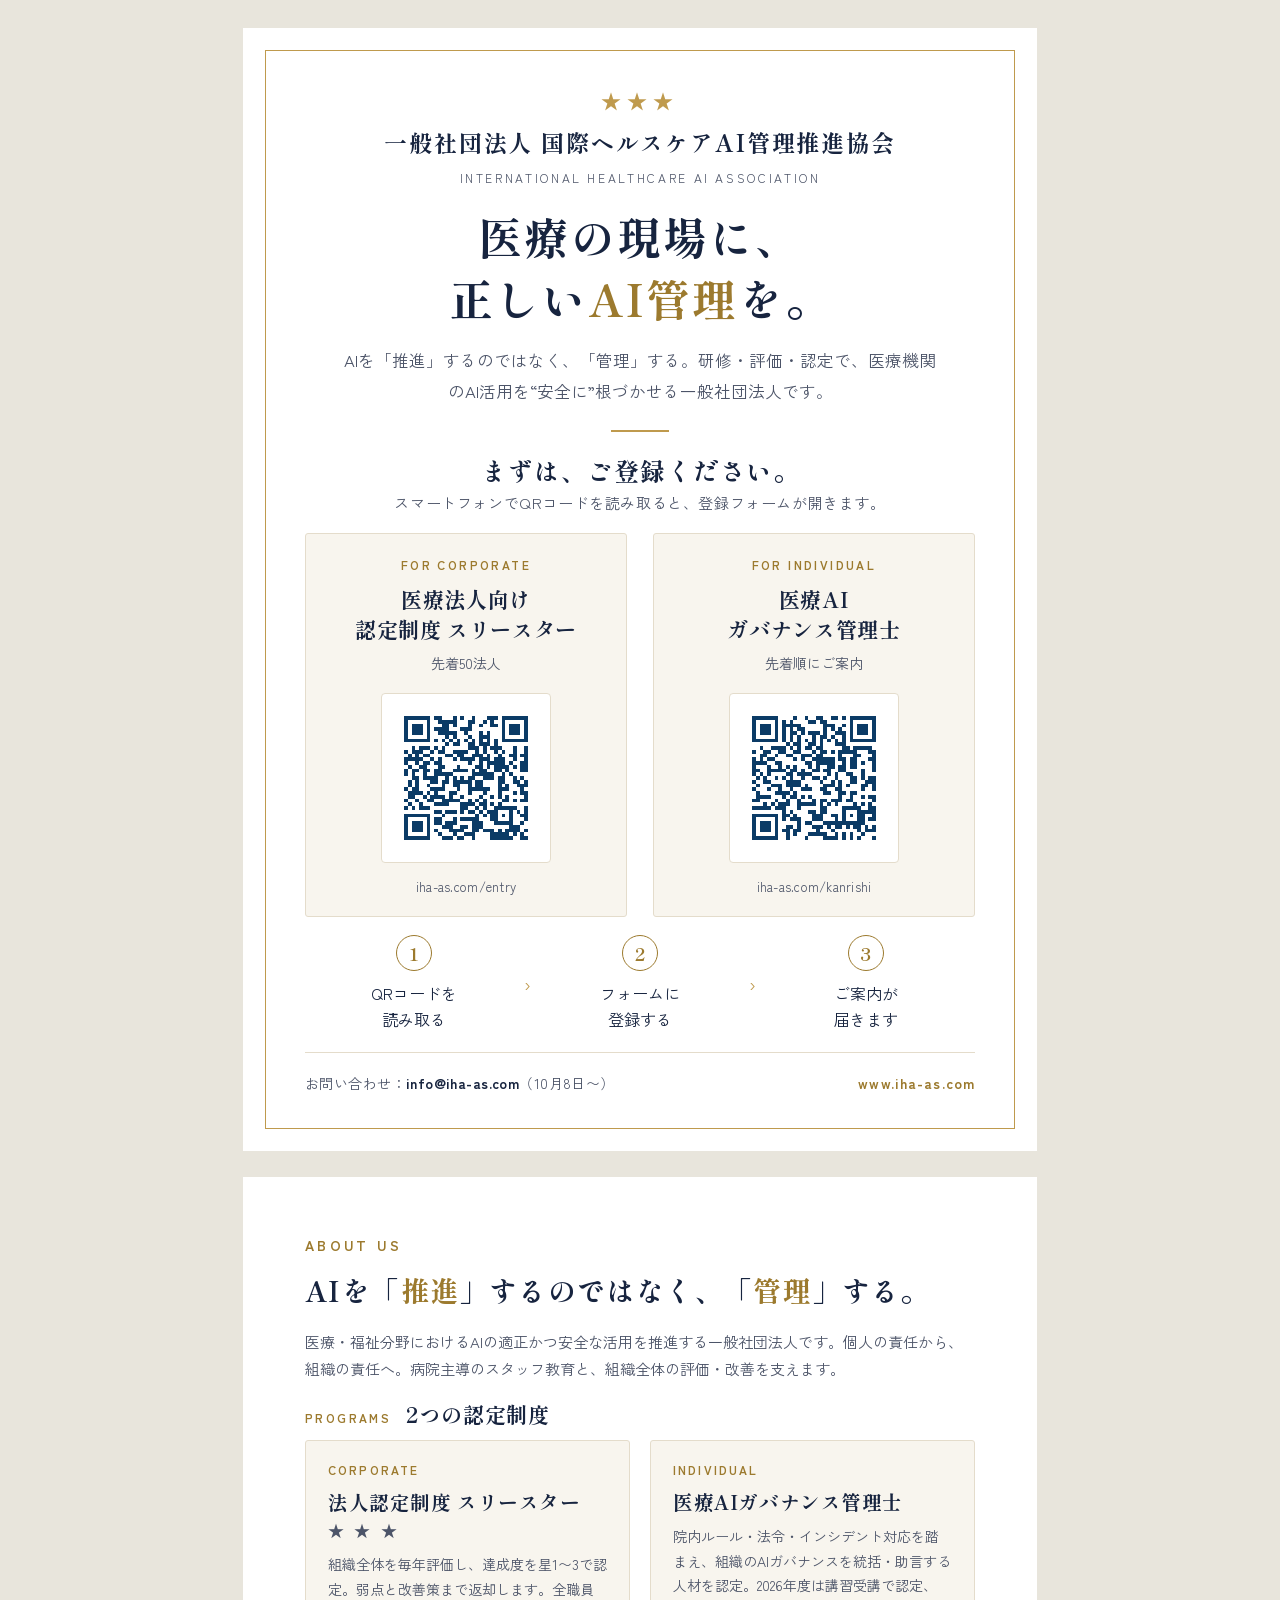
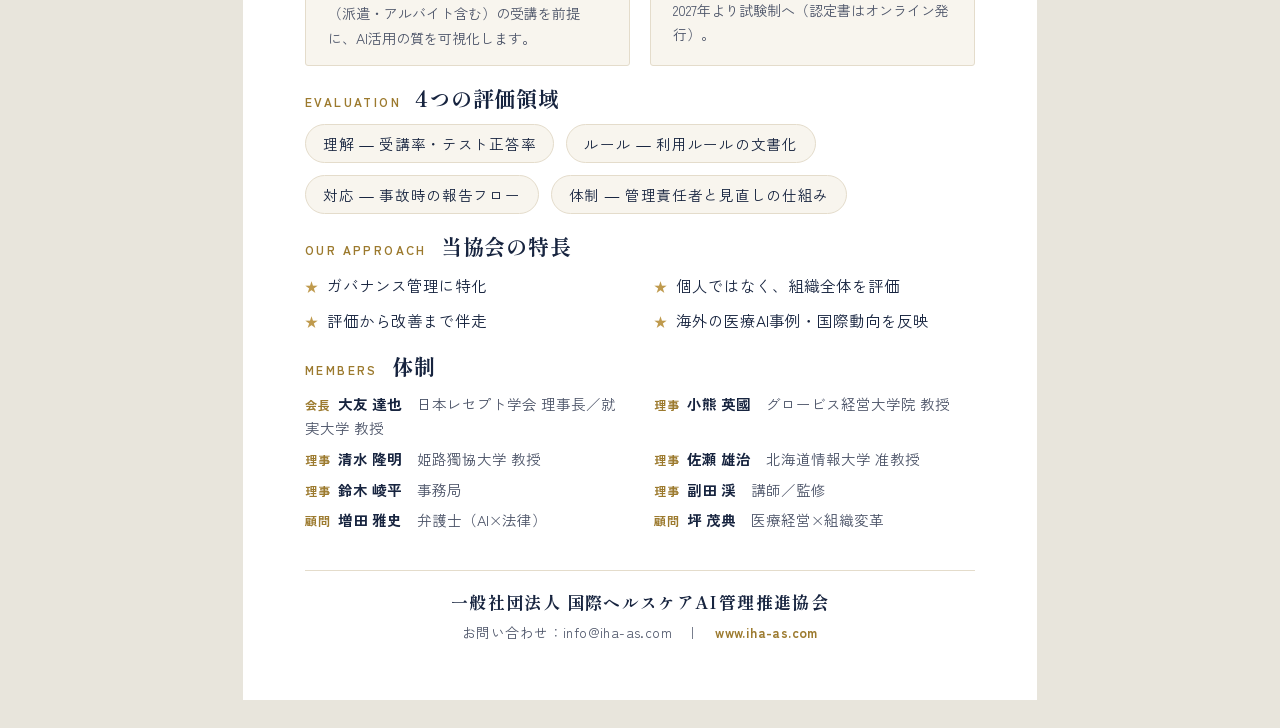
<file: iha_flyer.html>
<!doctype html>
<html lang="ja">
<head>
<meta charset="utf-8">
<meta name="viewport" content="width=device-width, initial-scale=1">
<title>協会配布フライヤー</title>
<link rel="preconnect" href="https://fonts.googleapis.com">
<link rel="preconnect" href="https://fonts.gstatic.com" crossorigin>
<link rel="stylesheet" href="https://fonts.googleapis.com/css2?family=Shippori+Mincho+B1:wght@600;700&family=Zen+Kaku+Gothic+New:wght@400;500;700&display=swap">
<style>
  /* A4配布資料（表・裏）｜白基調・印刷向け。アクセントに協会のネイビー×ゴールド、見出しは明朝 */
  :root{
    --paper:#FFFFFF; --mat:#E8E5DC;
    --ink:#17243F;        /* 見出し・本文（濃紺） */
    --ink-soft:#4C5468;   /* 補足文 */
    --gold:#9C7A2E;       /* ラベル・小アクセント（白地で可読） */
    --gold-bright:#BF9A4D;/* 星・罫線・枠（装飾） */
    --line:#E4DCCB;       /* 罫線・枠（淡い） */
    --card:#F8F5EE;       /* カード地 */
    --font-mincho:"Shippori Mincho B1","Hiragino Mincho ProN","Yu Mincho",serif;
    --font-gothic:"Zen Kaku Gothic New","Hiragino Kaku Gothic ProN","Hiragino Sans","Yu Gothic","Meiryo",sans-serif;
    color-scheme:light;
  }
  *{box-sizing:border-box}
  body{margin:0;background:var(--mat);color:var(--ink);font-family:var(--font-gothic);
    padding-block:28px;padding-left:16px;padding-right:16px;
    display:flex;flex-direction:column;align-items:center;gap:26px;}

  .sheetwrap{width:100%;max-width:794px;}
  .scaler{position:relative;width:100%;}
  .scaler::before{content:"";display:block;padding-top:141.43%;} /* A4 297/210 */
  .page{position:absolute;top:0;left:0;width:794px;height:1123px;transform-origin:top left;
    background:var(--paper);overflow:hidden;}
  .page-inner{position:absolute;inset:0;box-sizing:border-box;padding:58px 62px;
    display:flex;flex-direction:column;}

  /* 印刷・PDF保存：1シート＝A4 1ページ。画面用の縮小と下地は外す */
  @page{size:A4;margin:0;}
  @media print{
    html,body{background:var(--paper);}
    body{display:block;padding:0;-webkit-print-color-adjust:exact;print-color-adjust:exact;}
    .sheetwrap{max-width:none;width:210mm;height:297mm;overflow:hidden;break-after:page;}
    .sheetwrap:last-of-type{break-after:auto;}
    .scaler::before{display:none;}
    .page{position:relative;transform:none !important;}
  }

  .frame{position:absolute;inset:22px;border:1px solid var(--gold-bright);pointer-events:none;}

  .eyebrow{margin:0;font-size:14px;font-weight:700;letter-spacing:.24em;color:var(--gold);}
  .stars{margin:0;font-size:20px;letter-spacing:.3em;color:var(--gold-bright);}

  /* ===== 表面 ===== */
  .f-head{text-align:center;display:flex;flex-direction:column;align-items:center;gap:10px;}
  .f-org{margin:0;font-family:var(--font-mincho);font-size:23px;font-weight:700;letter-spacing:.08em;color:var(--ink);}
  .f-orgen{margin:0;font-size:12px;letter-spacing:.22em;color:var(--ink-soft);}

  .f-hero{margin:20px 0 0;text-align:center;}
  .f-title{margin:0;font-family:var(--font-mincho);font-size:44px;font-weight:700;line-height:1.4;
    letter-spacing:.05em;color:var(--ink);}
  .f-title .em{color:var(--gold);}
  .f-sub{margin:16px auto 0;max-width:600px;font-size:16.5px;line-height:1.85;color:var(--ink-soft);}

  .f-rule{width:58px;height:2px;background:var(--gold-bright);margin:24px auto 0;}

  .f-cta-label{margin:20px 0 4px;text-align:center;font-family:var(--font-mincho);font-size:25px;font-weight:700;
    letter-spacing:.06em;color:var(--ink);}
  .f-cta-note{margin:0;text-align:center;font-size:15px;letter-spacing:.04em;color:var(--ink-soft);}

  .qr-row{display:grid;grid-template-columns:1fr 1fr;gap:26px;margin-top:20px;}
  .qr-card{border:1px solid var(--line);background:var(--card);border-radius:3px;
    padding:22px 22px 20px;display:flex;flex-direction:column;align-items:center;text-align:center;gap:12px;}
  .qr-tag{margin:0;font-size:12px;font-weight:700;letter-spacing:.2em;color:var(--gold);}
  .qr-name{margin:0;font-family:var(--font-mincho);font-size:21px;font-weight:700;letter-spacing:.03em;color:var(--ink);line-height:1.4;}
  .qr-limit{margin:-3px 0 0;font-size:14px;color:var(--ink-soft);}
  .qr-box{width:170px;height:170px;margin:8px 0 2px;background:#fff;border:1px solid var(--line);border-radius:4px;
    display:flex;align-items:center;justify-content:center;}
  .qr-box svg{display:block;width:154px;height:154px;}
  .qr-url{margin:0;font-size:13px;letter-spacing:.02em;color:var(--ink-soft);word-break:break-all;}

  .f-steps{display:flex;align-items:stretch;justify-content:center;gap:0;margin-top:18px;}
  .f-step{flex:1;text-align:center;padding:0 10px;}
  .f-step .n{display:inline-flex;width:36px;height:36px;border-radius:50%;border:1.5px solid var(--gold);
    color:var(--gold);align-items:center;justify-content:center;font-size:18px;font-family:var(--font-mincho);font-weight:700;}
  .f-step p{margin:10px 0 0;font-size:16px;line-height:1.6;color:var(--ink);}
  .f-stepdiv{align-self:center;color:var(--gold-bright);font-size:18px;}

  .f-foot{margin-top:auto;padding-top:20px;border-top:1px solid var(--line);
    display:flex;justify-content:space-between;align-items:center;font-size:14px;color:var(--ink-soft);letter-spacing:.03em;}
  .f-foot b{color:var(--ink);font-weight:700;}
  .f-foot .site{color:var(--gold);font-weight:700;letter-spacing:.08em;}

  /* ===== 裏面 ===== */
  .b-head{display:flex;flex-direction:column;gap:7px;}
  .b-title{margin:8px 0 0;font-family:var(--font-mincho);font-size:28px;font-weight:700;line-height:1.45;
    letter-spacing:.05em;color:var(--ink);}
  .b-title .em{color:var(--gold);}
  .b-lead{margin:10px 0 0;font-size:15px;line-height:1.82;color:var(--ink-soft);}

  .b-sec{margin-top:17px;}
  .b-sec-h{display:flex;align-items:baseline;gap:14px;margin:0 0 11px;}
  .b-sec-h .en{font-size:12px;font-weight:700;letter-spacing:.2em;color:var(--gold);}
  .b-sec-h .ja{font-family:var(--font-mincho);font-size:21px;font-weight:700;letter-spacing:.04em;color:var(--ink);}

  .b-two{display:grid;grid-template-columns:1fr 1fr;gap:20px;}
  .b-card{border:1px solid var(--line);background:var(--card);border-radius:3px;padding:15px 22px;}
  .b-card h4{margin:0;font-family:var(--font-mincho);font-size:19.5px;font-weight:700;letter-spacing:.03em;color:var(--ink);}
  .b-card .tag{display:inline-block;margin:0 0 9px;font-size:12px;font-weight:700;letter-spacing:.18em;color:var(--gold);}
  .b-card p{margin:8px 0 0;font-size:14px;line-height:1.75;color:var(--ink-soft);}
  .b-card .stars{font-size:16px;letter-spacing:.2em;margin:0 0 3px;}

  .b-areas{display:flex;gap:12px;margin-top:5px;flex-wrap:wrap;}
  .b-tag{border:1px solid var(--line);background:var(--card);border-radius:999px;padding:8px 17px;font-size:14.5px;color:var(--ink);letter-spacing:.05em;}

  .b-diff{display:grid;grid-template-columns:1fr 1fr;gap:9px 28px;margin:0;padding:0;list-style:none;}
  .b-diff li{position:relative;padding-left:22px;font-size:15.5px;line-height:1.7;color:var(--ink);}
  .b-diff li::before{content:"★";position:absolute;left:0;color:var(--gold-bright);font-size:13px;top:4px;}

  .b-people{display:grid;grid-template-columns:1fr 1fr;gap:6px 28px;margin:0;padding:0;list-style:none;}
  .b-people li{font-size:14.5px;line-height:1.7;color:var(--ink-soft);}
  .b-people b{color:var(--ink);font-weight:700;}
  .b-people .role{color:var(--gold);font-size:12px;font-weight:700;letter-spacing:.1em;margin-right:7px;}

  .b-foot{margin-top:auto;padding-top:18px;border-top:1px solid var(--line);text-align:center;}
  .b-foot .org{margin:0;font-family:var(--font-mincho);font-size:17px;font-weight:700;letter-spacing:.08em;color:var(--ink);}
  .b-foot .meta{margin:8px 0 0;font-size:13.5px;color:var(--ink-soft);letter-spacing:.03em;}
  .b-foot .site{color:var(--gold);font-weight:700;}

  .hint{font-size:13px;color:var(--ink-soft);text-align:center;max-width:794px;line-height:1.7;}
  .hint b{color:var(--gold);font-weight:700;}
</style>
</head>
<body>
<!-- 表面 -->
<div class="sheetwrap">
  <div class="scaler">
    <div class="page">
      <div class="frame" aria-hidden="true"></div>
      <div class="page-inner">
        <div class="f-head">
          <p class="stars">★★★</p>
          <p class="f-org">一般社団法人 国際ヘルスケアAI管理推進協会</p>
          <p class="f-orgen">INTERNATIONAL HEALTHCARE AI ASSOCIATION</p>
        </div>

        <div class="f-hero">
          <h1 class="f-title">医療の現場に、<br>正しい<span class="em">AI管理</span>を。</h1>
          <p class="f-sub">AIを「推進」するのではなく、「管理」する。研修・評価・認定で、医療機関のAI活用を“安全に”根づかせる一般社団法人です。</p>
        </div>

        <div class="f-rule" aria-hidden="true"></div>

        <p class="f-cta-label">まずは、ご登録ください。</p>
        <p class="f-cta-note">スマートフォンでQRコードを読み取ると、登録フォームが開きます。</p>

        <div class="qr-row">
          <div class="qr-card">
            <p class="qr-tag">FOR CORPORATE</p>
            <p class="qr-name">医療法人向け<br>認定制度 スリースター</p>
            <p class="qr-limit">先着50法人</p>
            <div class="qr-box"><svg role="img" aria-label="医療法人向け認定制度のQRコード" xmlns="http://www.w3.org/2000/svg" viewBox="0 0 41 41" shape-rendering="crispEdges"><path fill="#FFFFFF" d="M0 0h41v41H0z"/><path stroke="#0B3B66" d="M4 4.5h7m1 0h2m3 0h1m1 0h1m2 0h1m3 0h3m1 0h7M4 5.5h1m5 0h1m2 0h5m3 0h2m2 0h1m1 0h1m2 0h1m5 0h1M4 6.5h1m1 0h3m1 0h1m3 0h2m1 0h1m3 0h1m2 0h1m2 0h2m1 0h1m1 0h3m1 0h1M4 7.5h1m1 0h3m1 0h1m1 0h4m3 0h3m8 0h1m1 0h3m1 0h1M4 8.5h1m1 0h3m1 0h1m2 0h5m2 0h1m3 0h1m1 0h1m3 0h1m1 0h3m1 0h1M4 9.5h1m5 0h1m4 0h1m1 0h1m3 0h1m2 0h3m3 0h1m5 0h1M4 10.5h7m1 0h1m1 0h1m1 0h1m1 0h1m1 0h1m1 0h1m1 0h1m1 0h1m1 0h1m1 0h7M15 11.5h1m1 0h2m2 0h2m1 0h3m1 0h1M6 12.5h1m1 0h3m1 0h1m1 0h1m6 0h3m1 0h1m1 0h3m3 0h1m2 0h1M4 13.5h1m1 0h3m2 0h1m1 0h2m2 0h4m2 0h1m1 0h1m2 0h1m1 0h1m2 0h1m2 0h1M5 14.5h1m1 0h1m1 0h2m4 0h2m1 0h2m2 0h3m1 0h1m2 0h1m2 0h2m1 0h2M4 15.5h5m2 0h1m1 0h1m3 0h1m1 0h4m1 0h3m1 0h3m2 0h1m2 0h1M4 16.5h1m2 0h1m1 0h2m1 0h2m7 0h1m2 0h1m1 0h5m1 0h1m2 0h2M5 17.5h1m2 0h2m3 0h2m3 0h1m4 0h2m1 0h1m1 0h4m1 0h1m1 0h2M4 18.5h1m1 0h2m1 0h2m1 0h2m3 0h4m1 0h1m1 0h2m2 0h2m1 0h1m3 0h2M4 19.5h1m1 0h1m2 0h1m2 0h5m5 0h6m2 0h1m1 0h1M6 20.5h2m1 0h4m2 0h1m1 0h1m1 0h1m1 0h2m2 0h3m1 0h2m2 0h1m1 0h1M5 21.5h1m1 0h1m3 0h2m1 0h2m1 0h5m1 0h2m4 0h2m2 0h2m1 0h1M5 22.5h1m1 0h1m2 0h1m3 0h1m2 0h2m2 0h1m1 0h2m4 0h1m1 0h1m2 0h3M4 23.5h1m1 0h2m3 0h4m3 0h1m2 0h6m2 0h3m3 0h1M5 24.5h4m1 0h1m1 0h1m3 0h2m3 0h1m3 0h1m3 0h1m3 0h1m1 0h2M5 25.5h2m2 0h1m1 0h4m1 0h1m2 0h1m4 0h1m2 0h1m1 0h1m1 0h1m4 0h1M4 26.5h1m2 0h1m2 0h2m2 0h5m2 0h1m1 0h1m1 0h1m4 0h2m1 0h1m1 0h2M5 27.5h1m2 0h1m3 0h4m3 0h4m1 0h2m1 0h1m1 0h1M4 28.5h1m1 0h1m1 0h3m8 0h2m2 0h1m1 0h1m2 0h6m2 0h1M12 29.5h2m1 0h3m1 0h1m1 0h2m1 0h1m1 0h3m3 0h1m1 0h1m1 0h1M4 30.5h7m3 0h1m8 0h1m1 0h1m1 0h2m1 0h1m1 0h1m2 0h2M4 31.5h1m5 0h1m1 0h2m3 0h1m1 0h5m3 0h2m3 0h1m3 0h1M4 32.5h1m1 0h3m1 0h1m1 0h2m1 0h3m4 0h3m3 0h5m2 0h1M4 33.5h1m1 0h3m1 0h1m3 0h3m2 0h2m1 0h3m7 0h3M4 34.5h1m1 0h3m1 0h1m1 0h1m3 0h4m2 0h2m1 0h3m1 0h1m1 0h4m1 0h1M4 35.5h1m5 0h1m2 0h1m3 0h1m2 0h3m4 0h5m1 0h1m1 0h1M4 36.5h7m3 0h3m1 0h2m2 0h1m4 0h6m2 0h2"/></svg></div>
            <p class="qr-url">iha-as.com/entry</p>
          </div>
          <div class="qr-card">
            <p class="qr-tag">FOR INDIVIDUAL</p>
            <p class="qr-name">医療AI<br>ガバナンス管理士</p>
            <p class="qr-limit">先着順にご案内</p>
            <div class="qr-box"><svg role="img" aria-label="医療AIガバナンス管理士のQRコード" xmlns="http://www.w3.org/2000/svg" viewBox="0 0 41 41" shape-rendering="crispEdges"><path fill="#FFFFFF" d="M0 0h41v41H0z"/><path stroke="#0B3B66" d="M4 4.5h7m4 0h1m2 0h1m2 0h2m2 0h2m1 0h1m1 0h7M4 5.5h1m5 0h1m1 0h1m1 0h1m4 0h2m1 0h2m6 0h1m5 0h1M4 6.5h1m1 0h3m1 0h1m1 0h5m6 0h3m2 0h1m1 0h1m1 0h3m1 0h1M4 7.5h1m1 0h3m1 0h1m1 0h1m1 0h1m1 0h2m5 0h1m1 0h1m1 0h1m2 0h1m1 0h3m1 0h1M4 8.5h1m1 0h3m1 0h1m1 0h1m1 0h2m1 0h1m1 0h3m1 0h1m2 0h3m1 0h1m1 0h3m1 0h1M4 9.5h1m5 0h1m1 0h1m1 0h1m1 0h1m3 0h1m1 0h2m1 0h1m2 0h1m1 0h1m5 0h1M4 10.5h7m1 0h1m1 0h1m1 0h1m1 0h1m1 0h1m1 0h1m1 0h1m1 0h1m1 0h1m1 0h7M13 11.5h1m1 0h2m2 0h2m1 0h1m3 0h3M6 12.5h1m2 0h4m1 0h1m1 0h1m1 0h2m1 0h2m5 0h2m1 0h5M4 13.5h1m2 0h2m2 0h2m2 0h2m3 0h1m1 0h2m1 0h1m1 0h5m3 0h2M6 14.5h2m2 0h1m2 0h2m2 0h3m1 0h2m4 0h1m3 0h2m3 0h1M4 15.5h1m1 0h1m1 0h2m5 0h1m1 0h1m2 0h6m1 0h2m1 0h2m3 0h2M4 16.5h4m2 0h2m6 0h2m1 0h5m2 0h1m1 0h2m1 0h1m2 0h1M4 17.5h1m3 0h1m2 0h1m1 0h1m1 0h1m3 0h1m1 0h1m2 0h2m1 0h2m1 0h2m4 0h1M4 18.5h2m2 0h5m1 0h2m1 0h1m2 0h2m1 0h2m2 0h2m4 0h1m2 0h1M4 19.5h1m1 0h1m1 0h1m4 0h2m1 0h4m4 0h1m1 0h1m2 0h2m2 0h1M5 20.5h1m1 0h1m2 0h1m1 0h1m1 0h1m2 0h1m2 0h2m1 0h1m2 0h1m3 0h2m1 0h1m1 0h2M4 21.5h1m2 0h2m4 0h4m5 0h1m2 0h1m1 0h1m2 0h2m2 0h3M5 22.5h1m3 0h3m1 0h4m1 0h1m4 0h3m1 0h1m1 0h1m3 0h2m1 0h1M4 23.5h1m3 0h1m2 0h1m2 0h1m2 0h3m2 0h2m2 0h2m5 0h1m2 0h1M5 24.5h1m4 0h4m1 0h1m7 0h2m2 0h2m1 0h2M5 25.5h4m3 0h1m1 0h2m1 0h1m1 0h1m7 0h1m2 0h1m2 0h1m1 0h2M4 26.5h2m4 0h1m2 0h1m2 0h1m3 0h1m1 0h2m1 0h3m1 0h2m5 0h1M7 27.5h1m1 0h1m1 0h3m2 0h5m1 0h1m1 0h1m1 0h1m4 0h1m1 0h1m1 0h1M4 28.5h5m1 0h3m3 0h1m5 0h2m4 0h5m2 0h2M12 29.5h1m1 0h1m4 0h2m1 0h2m4 0h1m3 0h5M4 30.5h7m1 0h2m1 0h1m4 0h3m2 0h2m1 0h1m1 0h1m1 0h2m2 0h1M4 31.5h1m5 0h1m1 0h1m1 0h3m3 0h3m3 0h1m1 0h1m3 0h2m1 0h2M4 32.5h1m1 0h3m1 0h1m5 0h1m1 0h2m3 0h11M4 33.5h1m1 0h3m1 0h1m2 0h2m1 0h1m3 0h3m1 0h1m1 0h2m1 0h1m1 0h2m1 0h1m1 0h1M4 34.5h1m1 0h3m1 0h1m1 0h2m1 0h2m4 0h1m3 0h1m6 0h1m1 0h3M4 35.5h1m5 0h1m2 0h1m1 0h1m3 0h5m2 0h1m1 0h1m1 0h1m2 0h1M4 36.5h7m2 0h1m4 0h1m4 0h4m1 0h1m1 0h1m1 0h1m3 0h1"/></svg></div>
            <p class="qr-url">iha-as.com/kanrishi</p>
          </div>
        </div>

        <div class="f-steps">
          <div class="f-step"><span class="n">1</span><p>QRコードを<br>読み取る</p></div>
          <div class="f-stepdiv">›</div>
          <div class="f-step"><span class="n">2</span><p>フォームに<br>登録する</p></div>
          <div class="f-stepdiv">›</div>
          <div class="f-step"><span class="n">3</span><p>ご案内が<br>届きます</p></div>
        </div>

        <div class="f-foot">
          <span>お問い合わせ：<b>info@iha-as.com</b>（10月8日〜）</span>
          <span class="site">www.iha-as.com</span>
        </div>
      </div>
    </div>
  </div>
</div>

<!-- 裏面 -->
<div class="sheetwrap">
  <div class="scaler">
    <div class="page">
      <div class="page-inner">
        <div class="b-head">
          <p class="eyebrow">ABOUT US</p>
          <h2 class="b-title">AIを「<span class="em">推進</span>」するのではなく、「<span class="em">管理</span>」する。</h2>
          <p class="b-lead">医療・福祉分野におけるAIの適正かつ安全な活用を推進する一般社団法人です。個人の責任から、組織の責任へ。病院主導のスタッフ教育と、組織全体の評価・改善を支えます。</p>
        </div>

        <div class="b-sec">
          <div class="b-sec-h"><span class="en">PROGRAMS</span><span class="ja">2つの認定制度</span></div>
          <div class="b-two">
            <div class="b-card">
              <span class="tag">CORPORATE</span>
              <h4>法人認定制度 スリースター</h4>
              <p class="stars">★ ★ ★</p>
              <p>組織全体を毎年評価し、達成度を星1〜3で認定。弱点と改善策まで返却します。全職員（派遣・アルバイト含む）の受講を前提に、AI活用の質を可視化します。</p>
            </div>
            <div class="b-card">
              <span class="tag">INDIVIDUAL</span>
              <h4>医療AIガバナンス管理士</h4>
              <p>院内ルール・法令・インシデント対応を踏まえ、組織のAIガバナンスを統括・助言する人材を認定。2026年度は講習受講で認定、2027年より試験制へ（認定書はオンライン発行）。</p>
            </div>
          </div>
        </div>

        <div class="b-sec">
          <div class="b-sec-h"><span class="en">EVALUATION</span><span class="ja">4つの評価領域</span></div>
          <div class="b-areas">
            <span class="b-tag">理解 ― 受講率・テスト正答率</span>
            <span class="b-tag">ルール ― 利用ルールの文書化</span>
            <span class="b-tag">対応 ― 事故時の報告フロー</span>
            <span class="b-tag">体制 ― 管理責任者と見直しの仕組み</span>
          </div>
        </div>

        <div class="b-sec">
          <div class="b-sec-h"><span class="en">OUR APPROACH</span><span class="ja">当協会の特長</span></div>
          <ul class="b-diff">
            <li>ガバナンス管理に特化</li>
            <li>個人ではなく、組織全体を評価</li>
            <li>評価から改善まで伴走</li>
            <li>海外の医療AI事例・国際動向を反映</li>
          </ul>
        </div>

        <div class="b-sec">
          <div class="b-sec-h"><span class="en">MEMBERS</span><span class="ja">体制</span></div>
          <ul class="b-people">
            <li><span class="role">会長</span><b>大友 達也</b>　日本レセプト学会 理事長／就実大学 教授</li>
            <li><span class="role">理事</span><b>小熊 英國</b>　グロービス経営大学院 教授</li>
            <li><span class="role">理事</span><b>清水 隆明</b>　姫路獨協大学 教授</li>
            <li><span class="role">理事</span><b>佐瀬 雄治</b>　北海道情報大学 准教授</li>
            <li><span class="role">理事</span><b>鈴木 崚平</b>　事務局</li>
            <li><span class="role">理事</span><b>副田 渓</b>　講師／監修</li>
            <li><span class="role">顧問</span><b>増田 雅史</b>　弁護士（AI×法律）</li>
            <li><span class="role">顧問</span><b>坪 茂典</b>　医療経営×組織変革</li>
          </ul>
        </div>

        <div class="b-foot">
          <p class="org">一般社団法人 国際ヘルスケアAI管理推進協会</p>
          <p class="meta">お問い合わせ：info@iha-as.com　｜　<span class="site">www.iha-as.com</span></p>
        </div>
      </div>
    </div>
  </div>
</div>

<script>
  function fit(){
    document.querySelectorAll('.sheetwrap').forEach(function(w){
      var page=w.querySelector('.page');
      page.style.transform='scale('+(w.querySelector('.scaler').clientWidth/794)+')';
    });
  }
  window.addEventListener('resize',fit);fit();
  window.addEventListener('load',fit);
</script>
</body>
</html>
</file>
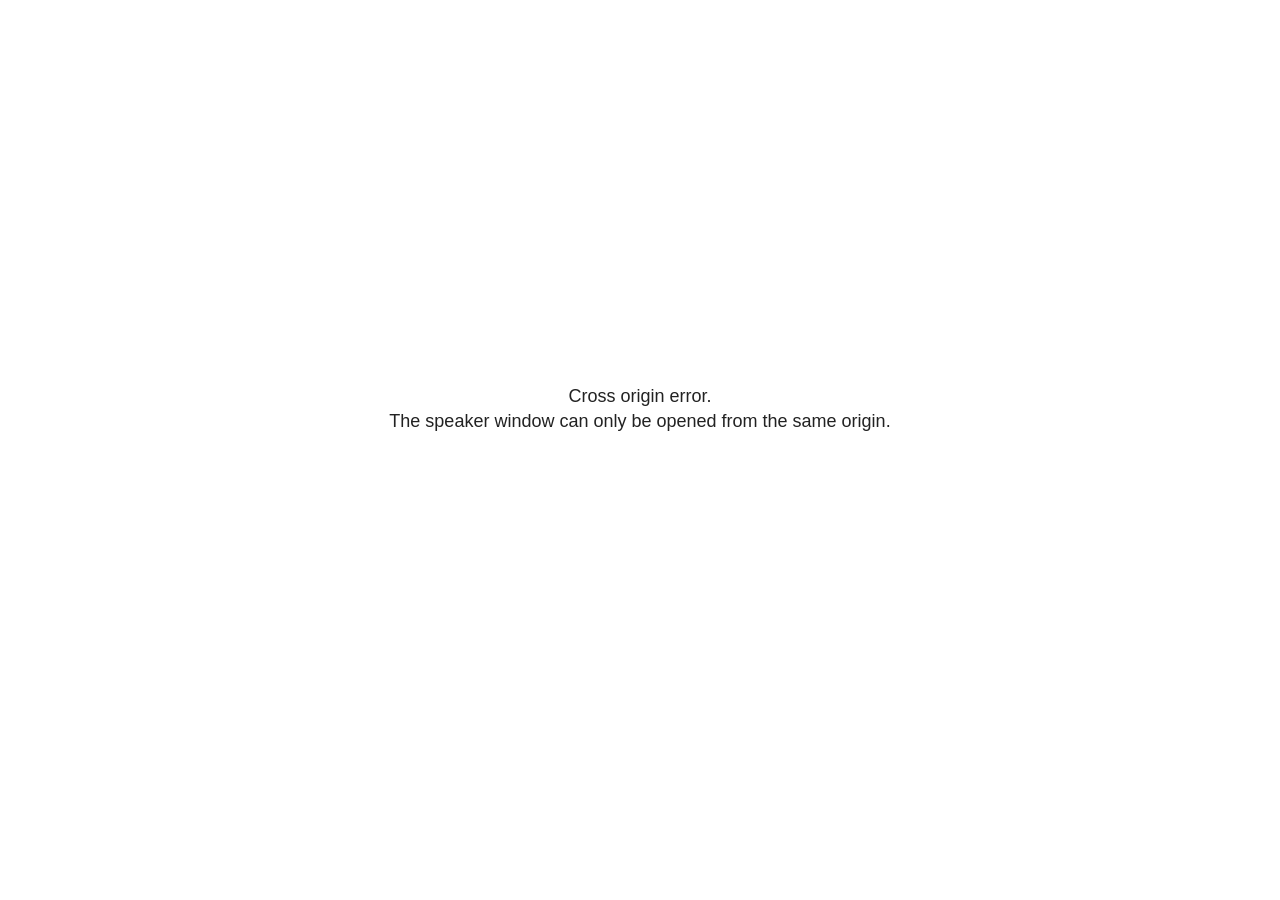
<file: vendor/reveal/plugin/notes/speaker-view.html>
<!--
	NOTE: You need to build the notes plugin after making changes to this file.
-->
<html lang="en">
	<head>
		<meta charset="utf-8">

		<title>reveal.js - Speaker View</title>

		<style>
			body {
				font-family: Helvetica;
				font-size: 18px;
			}

			#current-slide,
			#upcoming-slide,
			#speaker-controls {
				padding: 6px;
				box-sizing: border-box;
				-moz-box-sizing: border-box;
			}

			#current-slide iframe,
			#upcoming-slide iframe {
				width: 100%;
				height: 100%;
				border: 1px solid #ddd;
			}

			#current-slide .label,
			#upcoming-slide .label {
				position: absolute;
				top: 10px;
				left: 10px;
				z-index: 2;
			}

			#connection-status {
				position: absolute;
				top: 0;
				left: 0;
				width: 100%;
				height: 100%;
				z-index: 20;
				padding: 30% 20% 20% 20%;
				font-size: 18px;
				color: #222;
				background: #fff;
				text-align: center;
				box-sizing: border-box;
				line-height: 1.4;
			}

			.overlay-element {
				height: 34px;
				line-height: 34px;
				padding: 0 10px;
				text-shadow: none;
				background: rgba( 220, 220, 220, 0.8 );
				color: #222;
				font-size: 14px;
			}

			.overlay-element.interactive:hover {
				background: rgba( 220, 220, 220, 1 );
			}

			#current-slide {
				position: absolute;
				width: 60%;
				height: 100%;
				top: 0;
				left: 0;
				padding-right: 0;
			}

			#upcoming-slide {
				position: absolute;
				width: 40%;
				height: 40%;
				right: 0;
				top: 0;
			}

			/* Speaker controls */
			#speaker-controls {
				position: absolute;
				top: 40%;
				right: 0;
				width: 40%;
				height: 60%;
				overflow: auto;
				font-size: 18px;
			}

				.speaker-controls-time.hidden,
				.speaker-controls-notes.hidden {
					display: none;
				}

				.speaker-controls-time .label,
				.speaker-controls-pace .label,
				.speaker-controls-notes .label {
					text-transform: uppercase;
					font-weight: normal;
					font-size: 0.66em;
					color: #666;
					margin: 0;
				}

				.speaker-controls-time, .speaker-controls-pace {
					border-bottom: 1px solid rgba( 200, 200, 200, 0.5 );
					margin-bottom: 10px;
					padding: 10px 16px;
					padding-bottom: 20px;
					cursor: pointer;
				}

				.speaker-controls-time .reset-button {
					opacity: 0;
					float: right;
					color: #666;
					text-decoration: none;
				}
				.speaker-controls-time:hover .reset-button {
					opacity: 1;
				}

				.speaker-controls-time .timer,
				.speaker-controls-time .clock {
					width: 50%;
				}

				.speaker-controls-time .timer,
				.speaker-controls-time .clock,
				.speaker-controls-time .pacing .hours-value,
				.speaker-controls-time .pacing .minutes-value,
				.speaker-controls-time .pacing .seconds-value {
					font-size: 1.9em;
				}

				.speaker-controls-time .timer {
					float: left;
				}

				.speaker-controls-time .clock {
					float: right;
					text-align: right;
				}

				.speaker-controls-time span.mute {
					opacity: 0.3;
				}

				.speaker-controls-time .pacing-title {
					margin-top: 5px;
				}

				.speaker-controls-time .pacing.ahead {
					color: blue;
				}

				.speaker-controls-time .pacing.on-track {
					color: green;
				}

				.speaker-controls-time .pacing.behind {
					color: red;
				}

				.speaker-controls-notes {
					padding: 10px 16px;
				}

				.speaker-controls-notes .value {
					margin-top: 5px;
					line-height: 1.4;
					font-size: 1.2em;
				}

			/* Layout selector */
			#speaker-layout {
				position: absolute;
				top: 10px;
				right: 10px;
				color: #222;
				z-index: 10;
			}
				#speaker-layout select {
					position: absolute;
					width: 100%;
					height: 100%;
					top: 0;
					left: 0;
					border: 0;
					box-shadow: 0;
					cursor: pointer;
					opacity: 0;

					font-size: 1em;
					background-color: transparent;

					-moz-appearance: none;
					-webkit-appearance: none;
					-webkit-tap-highlight-color: rgba(0, 0, 0, 0);
				}

				#speaker-layout select:focus {
					outline: none;
					box-shadow: none;
				}

			.clear {
				clear: both;
			}

			/* Speaker layout: Wide */
			body[data-speaker-layout="wide"] #current-slide,
			body[data-speaker-layout="wide"] #upcoming-slide {
				width: 50%;
				height: 45%;
				padding: 6px;
			}

			body[data-speaker-layout="wide"] #current-slide {
				top: 0;
				left: 0;
			}

			body[data-speaker-layout="wide"] #upcoming-slide {
				top: 0;
				left: 50%;
			}

			body[data-speaker-layout="wide"] #speaker-controls {
				top: 45%;
				left: 0;
				width: 100%;
				height: 50%;
				font-size: 1.25em;
			}

			/* Speaker layout: Tall */
			body[data-speaker-layout="tall"] #current-slide,
			body[data-speaker-layout="tall"] #upcoming-slide {
				width: 45%;
				height: 50%;
				padding: 6px;
			}

			body[data-speaker-layout="tall"] #current-slide {
				top: 0;
				left: 0;
			}

			body[data-speaker-layout="tall"] #upcoming-slide {
				top: 50%;
				left: 0;
			}

			body[data-speaker-layout="tall"] #speaker-controls {
				padding-top: 40px;
				top: 0;
				left: 45%;
				width: 55%;
				height: 100%;
				font-size: 1.25em;
			}

			/* Speaker layout: Notes only */
			body[data-speaker-layout="notes-only"] #current-slide,
			body[data-speaker-layout="notes-only"] #upcoming-slide {
				display: none;
			}

			body[data-speaker-layout="notes-only"] #speaker-controls {
				padding-top: 40px;
				top: 0;
				left: 0;
				width: 100%;
				height: 100%;
				font-size: 1.25em;
			}

			@media screen and (max-width: 1080px) {
				body[data-speaker-layout="default"] #speaker-controls {
					font-size: 16px;
				}
			}

			@media screen and (max-width: 900px) {
				body[data-speaker-layout="default"] #speaker-controls {
					font-size: 14px;
				}
			}

			@media screen and (max-width: 800px) {
				body[data-speaker-layout="default"] #speaker-controls {
					font-size: 12px;
				}
			}

		</style>
	</head>

	<body>

		<div id="connection-status">Loading speaker view...</div>

		<div id="current-slide"></div>
		<div id="upcoming-slide"><span class="overlay-element label">Upcoming</span></div>
		<div id="speaker-controls">
			<div class="speaker-controls-time">
				<h4 class="label">Time <span class="reset-button">Click to Reset</span></h4>
				<div class="clock">
					<span class="clock-value">0:00 AM</span>
				</div>
				<div class="timer">
					<span class="hours-value">00</span><span class="minutes-value">:00</span><span class="seconds-value">:00</span>
				</div>
				<div class="clear"></div>

				<h4 class="label pacing-title" style="display: none">Pacing – Time to finish current slide</h4>
				<div class="pacing" style="display: none">
					<span class="hours-value">00</span><span class="minutes-value">:00</span><span class="seconds-value">:00</span>
				</div>
			</div>

			<div class="speaker-controls-notes hidden">
				<h4 class="label">Notes</h4>
				<div class="value"></div>
			</div>
		</div>
		<div id="speaker-layout" class="overlay-element interactive">
			<span class="speaker-layout-label"></span>
			<select class="speaker-layout-dropdown"></select>
		</div>

		<script>

			(function() {

				var notes,
					notesValue,
					currentState,
					currentSlide,
					upcomingSlide,
					layoutLabel,
					layoutDropdown,
					pendingCalls = {},
					lastRevealApiCallId = 0,
					connected = false

				var connectionStatus = document.querySelector( '#connection-status' );

				var SPEAKER_LAYOUTS = {
					'default': 'Default',
					'wide': 'Wide',
					'tall': 'Tall',
					'notes-only': 'Notes only'
				};

				setupLayout();

				let openerOrigin;

				try {
					openerOrigin = window.opener.location.origin;
				}
				catch ( error ) { console.warn( error ) }

				// In order to prevent XSS, the speaker view will only run if its
				// opener has the same origin as itself
				if( window.location.origin !== openerOrigin ) {
					connectionStatus.innerHTML = 'Cross origin error.<br>The speaker window can only be opened from the same origin.';
					return;
				}

				var connectionTimeout = setTimeout( function() {
					connectionStatus.innerHTML = 'Error connecting to main window.<br>Please try closing and reopening the speaker view.';
				}, 5000 );

				window.addEventListener( 'message', function( event ) {

					// Validate the origin of all messages to avoid parsing messages
					// that aren't meant for us. Ignore when running off file:// so
					// that the speaker view continues to work without a web server.
					if( window.location.origin !== event.origin && window.location.origin !== 'file://' ) {
						return
					}

					clearTimeout( connectionTimeout );
					connectionStatus.style.display = 'none';

					var data = JSON.parse( event.data );

					// The overview mode is only useful to the reveal.js instance
					// where navigation occurs so we don't sync it
					if( data.state ) delete data.state.overview;

					// Messages sent by the notes plugin inside of the main window
					if( data && data.namespace === 'reveal-notes' ) {
						if( data.type === 'connect' ) {
							handleConnectMessage( data );
						}
						else if( data.type === 'state' ) {
							handleStateMessage( data );
						}
						else if( data.type === 'return' ) {
							pendingCalls[data.callId](data.result);
							delete pendingCalls[data.callId];
						}
					}
					// Messages sent by the reveal.js inside of the current slide preview
					else if( data && data.namespace === 'reveal' ) {
						const supportedEvents = [
							'slidechanged',
							'fragmentshown',
							'fragmenthidden',
							'paused',
							'resumed',
							'previewiframe',
							'previewimage',
							'previewvideo',
							'closeoverlay'
						];

						if( /ready/.test( data.eventName ) ) {
							// Send a message back to notify that the handshake is complete
							window.opener.postMessage( JSON.stringify({ namespace: 'reveal-notes', type: 'connected'} ), '*' );
						}
						else if( supportedEvents.includes( data.eventName ) && currentState !== JSON.stringify( data.state ) ) {
							dispatchStateToMainWindow( data.state );
						}
					}

				} );

				/**
				 * Updates the presentation in the main window to match the state
				 * of the presentation in the notes window.
				 */
				const dispatchStateToMainWindow = debounce(( state ) => {
					window.opener.postMessage( JSON.stringify({ method: 'setState', args: [ state ]} ), '*' );
				}, 500);

				/**
				 * Asynchronously calls the Reveal.js API of the main frame.
				 */
				function callRevealApi( methodName, methodArguments, callback ) {

					var callId = ++lastRevealApiCallId;
					pendingCalls[callId] = callback;
					window.opener.postMessage( JSON.stringify( {
						namespace: 'reveal-notes',
						type: 'call',
						callId: callId,
						methodName: methodName,
						arguments: methodArguments
					} ), '*' );

				}

				/**
				 * Called when the main window is trying to establish a
				 * connection.
				 */
				function handleConnectMessage( data ) {

					if( connected === false ) {
						connected = true;

						setupIframes( data );
						setupKeyboard();
						setupNotes();
						setupTimer();
						setupHeartbeat();
					}

				}

				/**
				 * Called when the main window sends an updated state.
				 */
				function handleStateMessage( data ) {

					// Store the most recently set state to avoid circular loops
					// applying the same state
					currentState = JSON.stringify( data.state );

					// No need for updating the notes in case of fragment changes
					if ( data.notes ) {
						notes.classList.remove( 'hidden' );
						notesValue.style.whiteSpace = data.whitespace;
						if( data.markdown ) {
							notesValue.innerHTML = marked( data.notes );
						}
						else {
							notesValue.innerHTML = data.notes;
						}
					}
					else {
						notes.classList.add( 'hidden' );
					}

					// Don't show lightboxes in the upcoming slide
					const { previewVideo, previewImage, previewIframe, ...upcomingState } = data.state;

					// Update the note slides
					currentSlide.contentWindow.postMessage( JSON.stringify({ method: 'setState', args: [ data.state ] }), '*' );
					upcomingSlide.contentWindow.postMessage( JSON.stringify({ method: 'setState', args: [ upcomingState ] }), '*' );
					upcomingSlide.contentWindow.postMessage( JSON.stringify({ method: 'next' }), '*' );

				}

				// Limit to max one state update per X ms
				handleStateMessage = debounce( handleStateMessage, 200 );

				/**
				 * Forward keyboard events to the current slide window.
				 * This enables keyboard events to work even if focus
				 * isn't set on the current slide iframe.
				 *
				 * Block F5 default handling, it reloads and disconnects
				 * the speaker notes window.
				 */
				function setupKeyboard() {

					document.addEventListener( 'keydown', function( event ) {
						if( event.keyCode === 116 || ( event.metaKey && event.keyCode === 82 ) ) {
							event.preventDefault();
							return false;
						}
						currentSlide.contentWindow.postMessage( JSON.stringify({ method: 'triggerKey', args: [ event.keyCode ] }), '*' );
					} );

				}

				/**
				 * Creates the preview iframes.
				 */
				function setupIframes( data ) {

					var params = [
						'receiver',
						'progress=false',
						'history=false',
						'transition=none',
						'autoSlide=0',
						'backgroundTransition=none'
					].join( '&' );

					var urlSeparator = /\?/.test(data.url) ? '&' : '?';
					var hash = '#/' + data.state.indexh + '/' + data.state.indexv;
					var currentURL = data.url + urlSeparator + params + '&scrollActivationWidth=false&postMessageEvents=true' + hash;
					var upcomingURL = data.url + urlSeparator + params + '&scrollActivationWidth=false&controls=false' + hash;

					currentSlide = document.createElement( 'iframe' );
					currentSlide.setAttribute( 'width', 1280 );
					currentSlide.setAttribute( 'height', 1024 );
					currentSlide.setAttribute( 'src', currentURL );
					document.querySelector( '#current-slide' ).appendChild( currentSlide );

					upcomingSlide = document.createElement( 'iframe' );
					upcomingSlide.setAttribute( 'width', 640 );
					upcomingSlide.setAttribute( 'height', 512 );
					upcomingSlide.setAttribute( 'src', upcomingURL );
					document.querySelector( '#upcoming-slide' ).appendChild( upcomingSlide );

				}

				/**
				 * Setup the notes UI.
				 */
				function setupNotes() {

					notes = document.querySelector( '.speaker-controls-notes' );
					notesValue = document.querySelector( '.speaker-controls-notes .value' );

				}

				/**
				 * We send out a heartbeat at all times to ensure we can
				 * reconnect with the main presentation window after reloads.
				 */
				function setupHeartbeat() {

					setInterval( () => {
						window.opener.postMessage( JSON.stringify({ namespace: 'reveal-notes', type: 'heartbeat'} ), '*' );
					}, 1000 );

				}

				function getTimings( callback ) {

					callRevealApi( 'getSlidesAttributes', [], function ( slideAttributes ) {
						callRevealApi( 'getConfig', [], function ( config ) {
							var totalTime = config.totalTime;
							var minTimePerSlide = config.minimumTimePerSlide || 0;
							var defaultTiming = config.defaultTiming;
							if ((defaultTiming == null) && (totalTime == null)) {
								callback(null);
								return;
							}
							// Setting totalTime overrides defaultTiming
							if (totalTime) {
								defaultTiming = 0;
							}
							var timings = [];
							for ( var i in slideAttributes ) {
								var slide = slideAttributes[ i ];
								var timing = defaultTiming;
								if( slide.hasOwnProperty( 'data-timing' )) {
									var t = slide[ 'data-timing' ];
									timing = parseInt(t);
									if( isNaN(timing) ) {
										console.warn("Could not parse timing '" + t + "' of slide " + i + "; using default of " + defaultTiming);
										timing = defaultTiming;
									}
								}
								timings.push(timing);
							}
							if ( totalTime ) {
								// After we've allocated time to individual slides, we summarize it and
								// subtract it from the total time
								var remainingTime = totalTime - timings.reduce( function(a, b) { return a + b; }, 0 );
								// The remaining time is divided by the number of slides that have 0 seconds
								// allocated at the moment, giving the average time-per-slide on the remaining slides
								var remainingSlides = (timings.filter( function(x) { return x == 0 }) ).length
								var timePerSlide = Math.round( remainingTime / remainingSlides, 0 )
								// And now we replace every zero-value timing with that average
								timings = timings.map( function(x) { return (x==0 ? timePerSlide : x) } );
							}
							var slidesUnderMinimum = timings.filter( function(x) { return (x < minTimePerSlide) } ).length
							if ( slidesUnderMinimum ) {
								message = "The pacing time for " + slidesUnderMinimum + " slide(s) is under the configured minimum of " + minTimePerSlide + " seconds. Check the data-timing attribute on individual slides, or consider increasing the totalTime or minimumTimePerSlide configuration options (or removing some slides).";
								alert(message);
							}
							callback( timings );
						} );
					} );

				}

				/**
				 * Return the number of seconds allocated for presenting
				 * all slides up to and including this one.
				 */
				function getTimeAllocated( timings, callback ) {

					callRevealApi( 'getSlidePastCount', [], function ( currentSlide ) {
						var allocated = 0;
						for (var i in timings.slice(0, currentSlide + 1)) {
							allocated += timings[i];
						}
						callback( allocated );
					} );

				}

				/**
				 * Create the timer and clock and start updating them
				 * at an interval.
				 */
				function setupTimer() {

					var start = new Date(),
					timeEl = document.querySelector( '.speaker-controls-time' ),
					clockEl = timeEl.querySelector( '.clock-value' ),
					hoursEl = timeEl.querySelector( '.hours-value' ),
					minutesEl = timeEl.querySelector( '.minutes-value' ),
					secondsEl = timeEl.querySelector( '.seconds-value' ),
					pacingTitleEl = timeEl.querySelector( '.pacing-title' ),
					pacingEl = timeEl.querySelector( '.pacing' ),
					pacingHoursEl = pacingEl.querySelector( '.hours-value' ),
					pacingMinutesEl = pacingEl.querySelector( '.minutes-value' ),
					pacingSecondsEl = pacingEl.querySelector( '.seconds-value' );

					var timings = null;
					getTimings( function ( _timings ) {

						timings = _timings;
						if (_timings !== null) {
							pacingTitleEl.style.removeProperty('display');
							pacingEl.style.removeProperty('display');
						}

						// Update once directly
						_updateTimer();

						// Then update every second
						setInterval( _updateTimer, 1000 );

					} );


					function _resetTimer() {

						if (timings == null) {
							start = new Date();
							_updateTimer();
						}
						else {
							// Reset timer to beginning of current slide
							getTimeAllocated( timings, function ( slideEndTimingSeconds ) {
								var slideEndTiming = slideEndTimingSeconds * 1000;
								callRevealApi( 'getSlidePastCount', [], function ( currentSlide ) {
									var currentSlideTiming = timings[currentSlide] * 1000;
									var previousSlidesTiming = slideEndTiming - currentSlideTiming;
									var now = new Date();
									start = new Date(now.getTime() - previousSlidesTiming);
									_updateTimer();
								} );
							} );
						}

					}

					timeEl.addEventListener( 'click', function() {
						_resetTimer();
						return false;
					} );

					function _displayTime( hrEl, minEl, secEl, time) {

						var sign = Math.sign(time) == -1 ? "-" : "";
						time = Math.abs(Math.round(time / 1000));
						var seconds = time % 60;
						var minutes = Math.floor( time / 60 ) % 60 ;
						var hours = Math.floor( time / ( 60 * 60 )) ;
						hrEl.innerHTML = sign + zeroPadInteger( hours );
						if (hours == 0) {
							hrEl.classList.add( 'mute' );
						}
						else {
							hrEl.classList.remove( 'mute' );
						}
						minEl.innerHTML = ':' + zeroPadInteger( minutes );
						if (hours == 0 && minutes == 0) {
							minEl.classList.add( 'mute' );
						}
						else {
							minEl.classList.remove( 'mute' );
						}
						secEl.innerHTML = ':' + zeroPadInteger( seconds );
					}

					function _updateTimer() {

						var diff, hours, minutes, seconds,
						now = new Date();

						diff = now.getTime() - start.getTime();

						clockEl.innerHTML = now.toLocaleTimeString( 'en-US', { hour12: true, hour: '2-digit', minute:'2-digit' } );
						_displayTime( hoursEl, minutesEl, secondsEl, diff );
						if (timings !== null) {
							_updatePacing(diff);
						}

					}

					function _updatePacing(diff) {

						getTimeAllocated( timings, function ( slideEndTimingSeconds ) {
							var slideEndTiming = slideEndTimingSeconds * 1000;

							callRevealApi( 'getSlidePastCount', [], function ( currentSlide ) {
								var currentSlideTiming = timings[currentSlide] * 1000;
								var timeLeftCurrentSlide = slideEndTiming - diff;
								if (timeLeftCurrentSlide < 0) {
									pacingEl.className = 'pacing behind';
								}
								else if (timeLeftCurrentSlide < currentSlideTiming) {
									pacingEl.className = 'pacing on-track';
								}
								else {
									pacingEl.className = 'pacing ahead';
								}
								_displayTime( pacingHoursEl, pacingMinutesEl, pacingSecondsEl, timeLeftCurrentSlide );
							} );
						} );
					}

				}

				/**
				 * Sets up the speaker view layout and layout selector.
				 */
				function setupLayout() {

					layoutDropdown = document.querySelector( '.speaker-layout-dropdown' );
					layoutLabel = document.querySelector( '.speaker-layout-label' );

					// Render the list of available layouts
					for( var id in SPEAKER_LAYOUTS ) {
						var option = document.createElement( 'option' );
						option.setAttribute( 'value', id );
						option.textContent = SPEAKER_LAYOUTS[ id ];
						layoutDropdown.appendChild( option );
					}

					// Monitor the dropdown for changes
					layoutDropdown.addEventListener( 'change', function( event ) {

						setLayout( layoutDropdown.value );

					}, false );

					// Restore any currently persisted layout
					setLayout( getLayout() );

				}

				/**
				 * Sets a new speaker view layout. The layout is persisted
				 * in local storage.
				 */
				function setLayout( value ) {

					var title = SPEAKER_LAYOUTS[ value ];

					layoutLabel.innerHTML = 'Layout' + ( title ? ( ': ' + title ) : '' );
					layoutDropdown.value = value;

					document.body.setAttribute( 'data-speaker-layout', value );

					// Persist locally
					if( supportsLocalStorage() ) {
						window.localStorage.setItem( 'reveal-speaker-layout', value );
					}

				}

				/**
				 * Returns the ID of the most recently set speaker layout
				 * or our default layout if none has been set.
				 */
				function getLayout() {

					if( supportsLocalStorage() ) {
						var layout = window.localStorage.getItem( 'reveal-speaker-layout' );
						if( layout ) {
							return layout;
						}
					}

					// Default to the first record in the layouts hash
					for( var id in SPEAKER_LAYOUTS ) {
						return id;
					}

				}

				function supportsLocalStorage() {

					try {
						localStorage.setItem('test', 'test');
						localStorage.removeItem('test');
						return true;
					}
					catch( e ) {
						return false;
					}

				}

				function zeroPadInteger( num ) {

					var str = '00' + parseInt( num );
					return str.substring( str.length - 2 );

				}

				/**
				 * Limits the frequency at which a function can be called.
				 */
				function debounce( fn, ms ) {

					var lastTime = 0,
						timeout;

					return function() {

						var args = arguments;
						var context = this;

						clearTimeout( timeout );

						var timeSinceLastCall = Date.now() - lastTime;
						if( timeSinceLastCall > ms ) {
							fn.apply( context, args );
							lastTime = Date.now();
						}
						else {
							timeout = setTimeout( function() {
								fn.apply( context, args );
								lastTime = Date.now();
							}, ms - timeSinceLastCall );
						}

					}

				}

			})();

		</script>
	</body>
</html>
</file>
